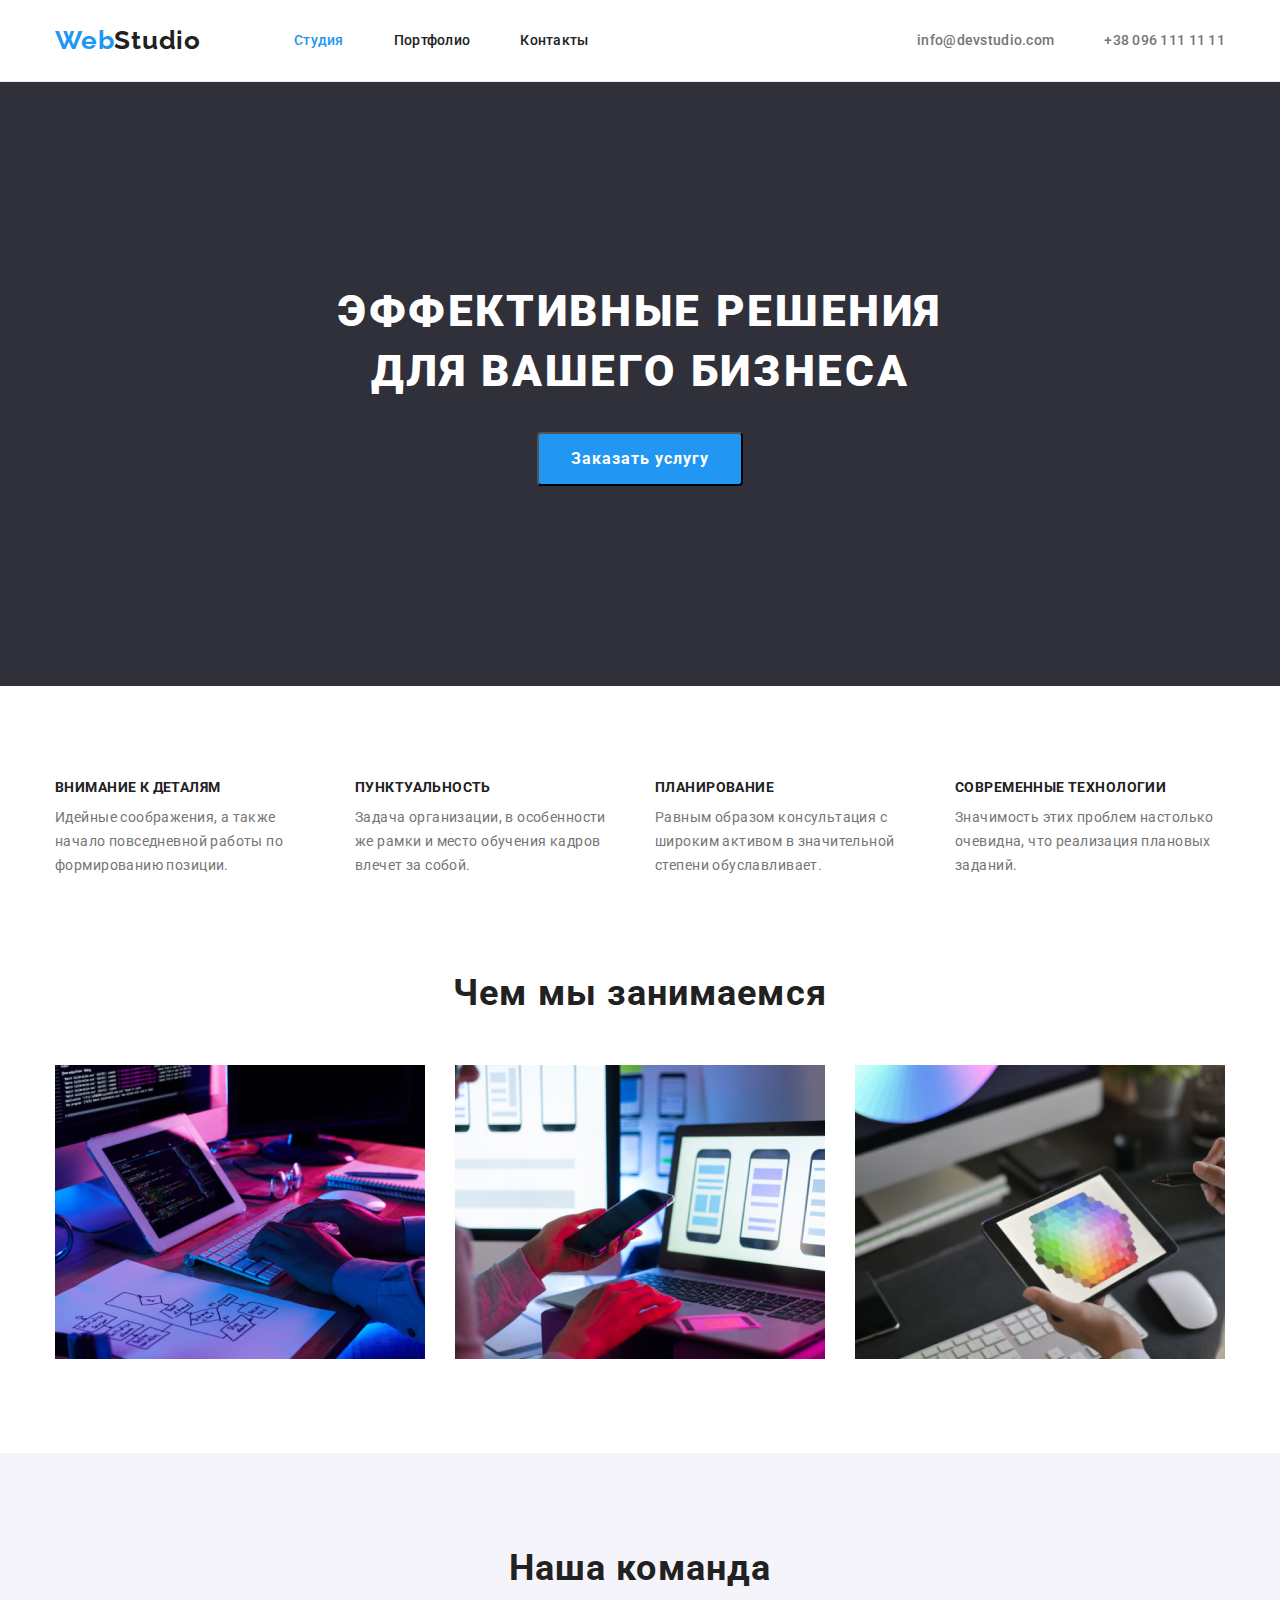
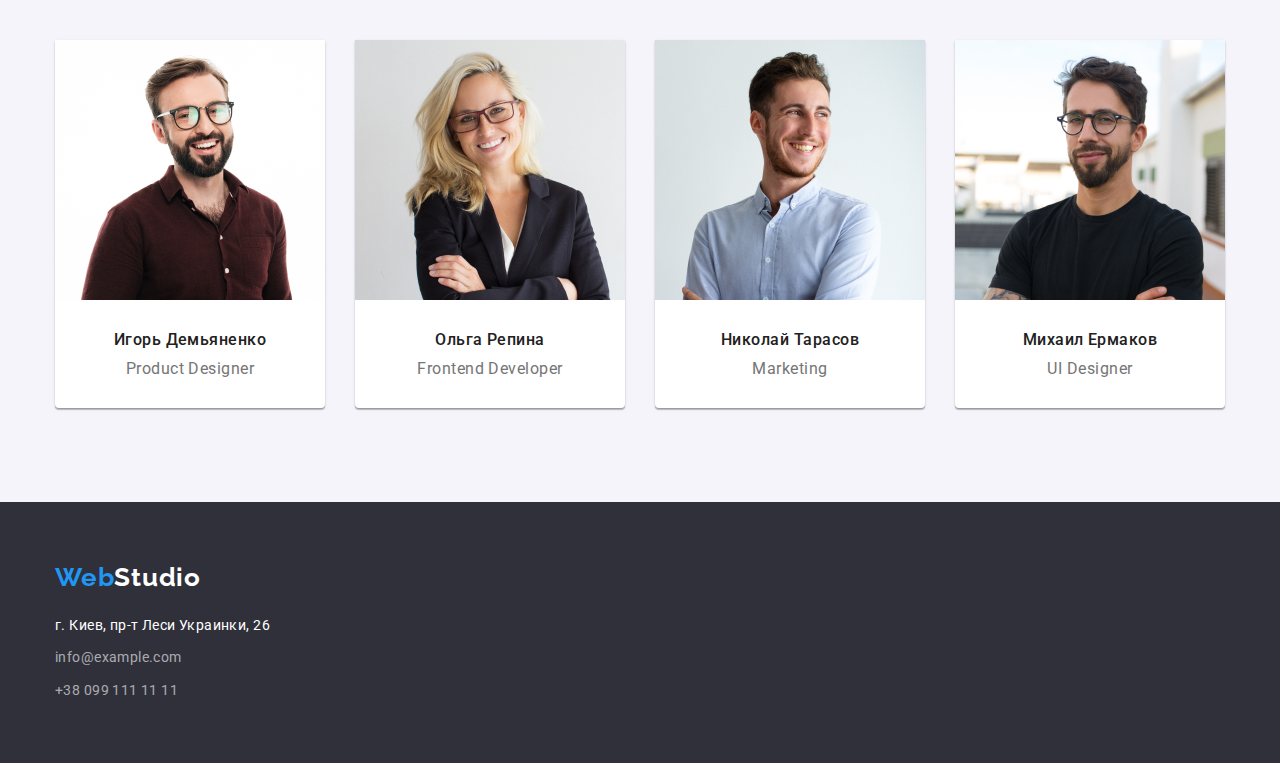
<file: index.html>
<!DOCTYPE html>
<html lang="en">

<head>
    <meta charset="UTF-8">
    <meta http-equiv="X-UA-Compatible" content="IE=edge">
    <meta name="viewport" content="width=device-width, initial-scale=1.0">
    <title>htmlcss38</title>
    <link rel="preconnect" href="https://fonts.gstatic.com">
    <link href="https://fonts.googleapis.com/css2?family=Raleway:wght@700&display=swap" rel="stylesheet">
    <link rel="preconnect" href="https://fonts.gstatic.com">
    <link href="https://fonts.googleapis.com/css2?family=Roboto:wght@400;500;700;900&display=swap" rel="stylesheet">
    <link rel="stylesheet" href="https://cdnjs.cloudflare.com/ajax/libs/modern-normalize/1.0.0/modern-normalize.min.css">
    <link rel="stylesheet" href="./css/slyles.css" />
</head>

<body class="pagebody">
    <!--Header-section-->
    <header class="header">
        <div class="container header-nav-section">
            <nav class="nav">
                <a href="" class="header-logo logo"><span class="logo-accent">Web</span>Studio</a>
                <ul class="site-nav">
                    <li class="item"> <a href="./index.html" class="link current">Студия</a> </li>
                    <li class="item"> <a href="./portfolio.html" class="link">Портфолио</a> </li>
                    <li class="item"> <a href="" class="link">Контакты</a> </li>
                </ul>
            </nav>

            <ul class="header-contacts">
                <li class="item"> <a href="mailto:info@devstudio.com" class="contact-link">info@devstudio.com</a> </li>
                <li class="item"> <a href="tel:+380961111111" class="contact-link">+38 096 111 11 11</a> </li>
            </ul>
        </div>      
    </header>

    <main>
        <!--Hero-section-->
        <section class="section blue-box">

            <div class="container">
                <h1 class="hero-title">Эффективные решения для вашего бизнеса</h1>
                <button type="button" class="cursors hero-btn">Заказать услугу</button>
            </div>

        </section>
        <!--Features-section-->
        <section class="section">
            <div class="container">
                <ul class="feature-list">

                    <li class="item">
                        <h3 class="title">Внимание к деталям</h3>
                        <p class="text">Идейные соображения, а также начало повседневной работы по формированию позиции.</p>
                    </li>

                    <li class="item">
                        <h3 class="title">Пунктуальность</h3>
                        <p class="text">Задача организации, в особенности же рамки и место обучения кадров влечет за собой.</p>
                        
                    </li>
                                    
                    <li class="item">
                        <h3 class="title">Планирование</h3>
                        <p class="text">Равным образом консультация с широким активом в значительной степени обуславливает.</p>                  
                    </li>
                                    
                    <li class="item">
                        <h3 class="title">Современные технологии</h3>
                        <p class="text">Значимость этих проблем настолько очевидна, что реализация плановых заданий.</p>
                    </li>

                </ul>
            </div>
        </section>

        <!--Service-list-->
        <section class="section services-box">

            <div class="container">
                <h2 class="services-title">Чем мы занимаемся</h2>
                <ul class="services-list">

                    <li class="item"> 
                        <article class="service-card">
                            <img src="./images/service-1.jpg" alt="service-1" width="370" height="294" />
                        </article>
                    </li>

                    <li class="item"> 
                        <article class="service-card">
                            <img src="./images/service-2.jpg" alt="service-2" width="370" height="294" />
                        </article>
                    </li>

                    <li class="item">
                        <article class="service-card">
                            <img src="./images/service-3.jpg" alt="service-3" width="370" height="294" />
                        </article>
                    </li>

                </ul>
            </div>

        </section>

        <!--Our-team-section-->
        <section class="section our-team-section">      

            <div class="container">
                <h2 class="our-team-title">Наша команда</h2>

                <ul class="team-list">

                    <li class="worker-card">
                    <article class="card">
                        <div class="card-thumb">
                            <img src="./images/i-demyanenko.jpg" alt="ihor-demyanenko" width="270" height="260" />
                        </div>

                        <div class="card-content">
                            <h3 class="worker-name">Игорь Демьяненко</h3>
                            <p class="worker-function">Product Designer</p>
                        </div>
                    </article>                       
                    </li>

                    <li class="worker-card">
                    <article class="card">
                        <div class="card-thumb">
                            <img src="./images/o-repyna.jpg" alt="olha-repyna" width="270" height="260" />
                        </div>

                        <div class="card-content">
                            <h3 class="worker-name">Ольга Репина</h3>
                            <p class="worker-function">Frontend Developer</p>
                        </div>
                    </article>                       
                    </li>

                    <li class="worker-card">
                    <article class="card">
                        <div class="card-thumb">
                            <img src="./images/n-tarasov.jpg" alt="nikolay-tarasov" width="270" height="260" />
                        </div>

                        <div class="card-content">
                            <h3 class="worker-name">Николай Тарасов</h3>
                            <p class="worker-function">Marketing</p>
                        </div>
                    </article>     
                    </li>

                    <li class="worker-card">
                    <article class="card">
                        <div class="card-thumb">
                            <img src="./images/m-yermakov.jpg" alt="mikhail-yermakov" width="270" height="260" />
                        </div>

                        <div class="card-content">
                            <h3 class="worker-name">Михаил Ермаков</h3>
                            <p class="worker-function">UI Designer</p>
                        </div>
                    </article>              
                    </li>
                </ul>
            </div>

        </section>
    </main>

    <!--Footer-section-->
    <footer class="footer">

        <div class="container footer-box">
                  
            <a href="" class="logo item"><span class="logo-accent">Web</span>Studio</a>

            <!--Contact-information-->
            <a href="" class="footer-link address item"> <address>г. Киев, пр-т Леси Украинки, 26</address> </a>
            <a href="mailto:info@example.com" class="footer-link digital-contact item">info@example.com</a>
            <a href="tel:+380991111111" class="footer-link digital-contact item">+38 099 111 11 11</a>
        
        </div>

    </footer>
   
</body>

</html>
</file>
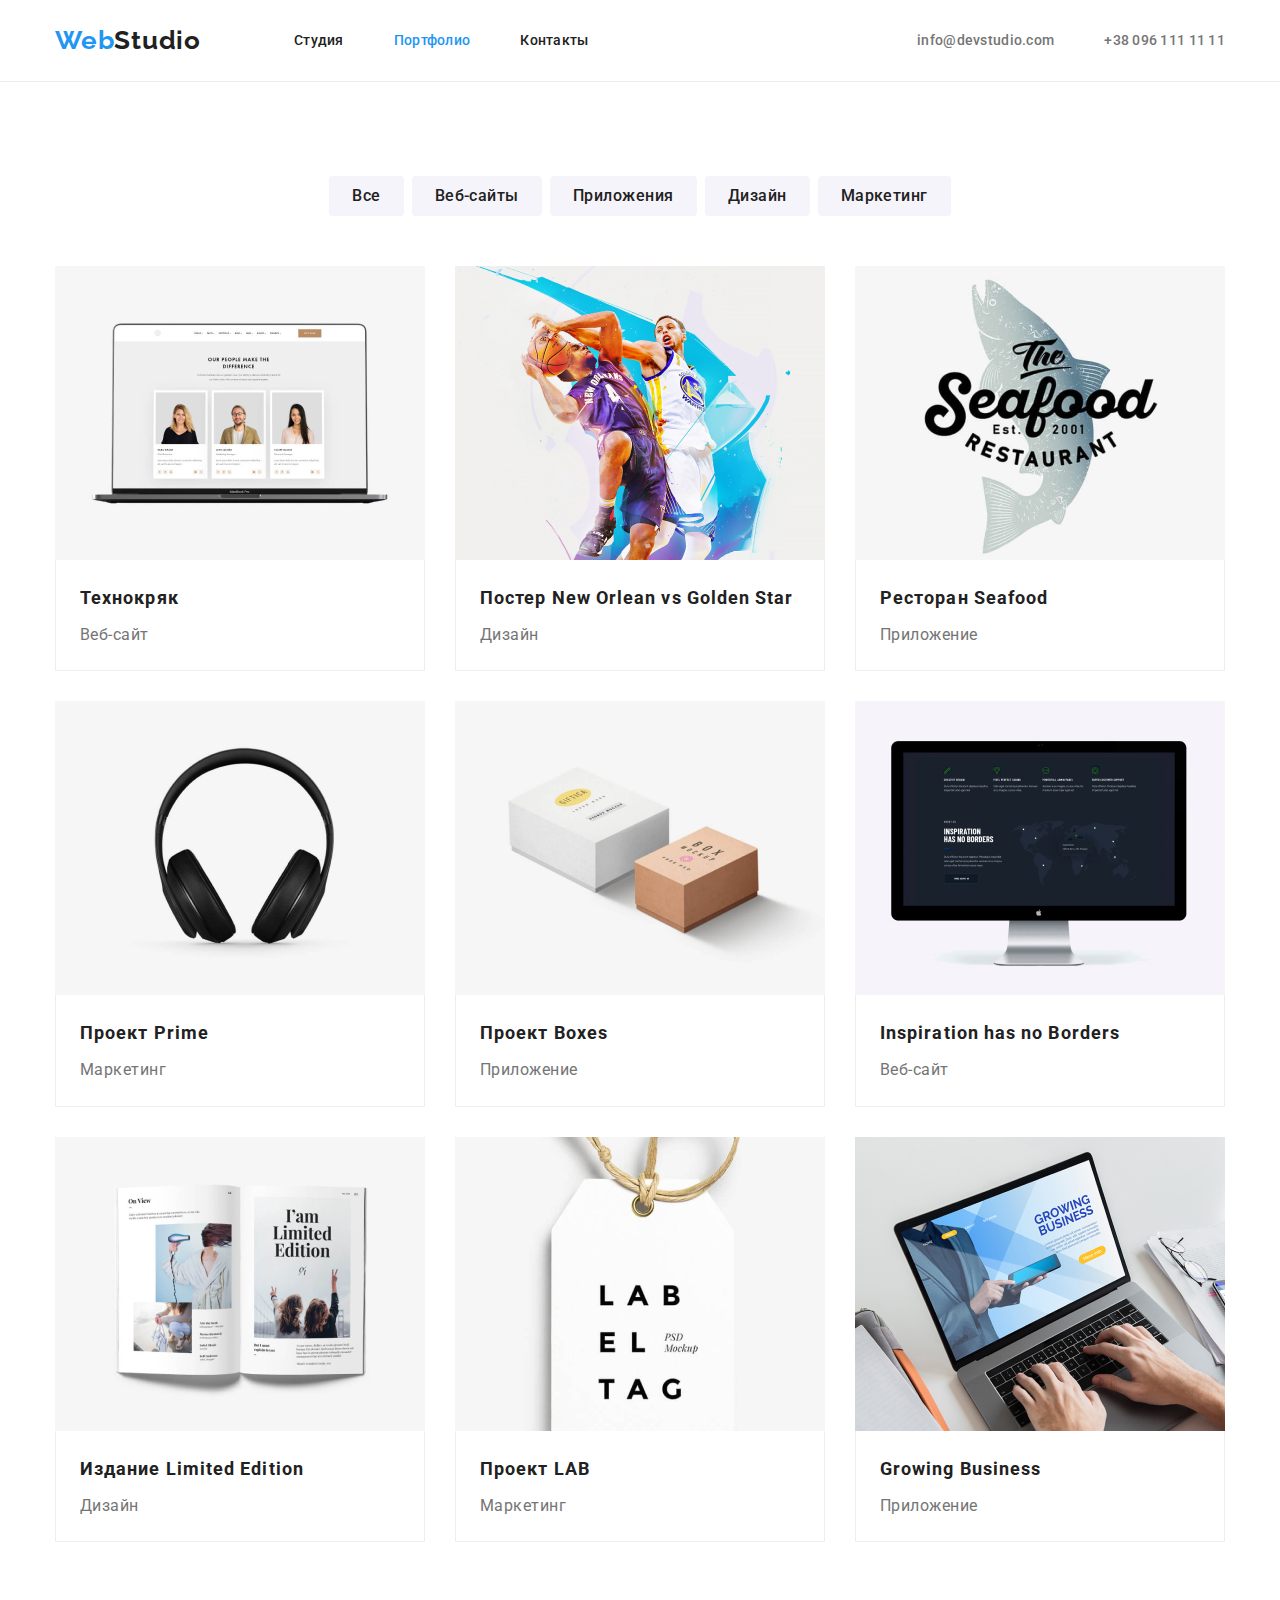
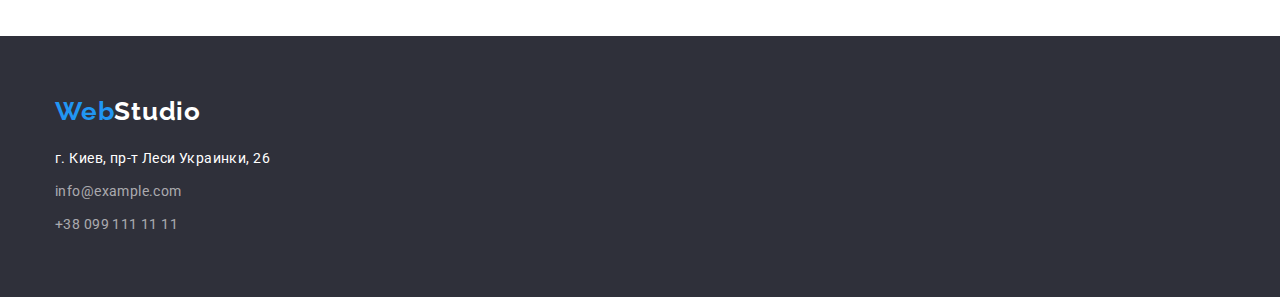
<file: portfolio.html>
<!DOCTYPE html>
<html lang="en">

<head>
    <meta charset="UTF-8">
    <meta http-equiv="X-UA-Compatible" content="IE=edge">
    <meta name="viewport" content="width=device-width, initial-scale=1.0">
    <title>htmlcss38</title>
    <link rel="preconnect" href="https://fonts.gstatic.com">
    <link href="https://fonts.googleapis.com/css2?family=Raleway:wght@700&display=swap" rel="stylesheet">
    <link rel="preconnect" href="https://fonts.gstatic.com">
    <link href="https://fonts.googleapis.com/css2?family=Roboto:wght@400;500;700;900&display=swap" rel="stylesheet">
    <link rel="stylesheet" href="https://cdnjs.cloudflare.com/ajax/libs/modern-normalize/1.0.0/modern-normalize.min.css">
    <link rel="stylesheet" href="./css/slyles.css" />
</head>

<body class="pagebody">
    <!--Header-section-->
    <header class="header">

        <div class="container header-nav-section">
            <nav class="nav">
                <a href="" class="header-logo logo"><span class="logo-accent">Web</span>Studio</a>
                <ul class="site-nav">
                    <li class="item"> <a href="./index.html" class="link">Студия</a> </li>
                    <li class="item"> <a href="./portfolio.html" class="link current">Портфолио</a> </li>
                    <li class="item"> <a href="" class="link">Контакты</a> </li>
                </ul>
            </nav>

            <ul class="header-contacts">
                <li class="item"> <a href="mailto:info@devstudio.com" class="contact-link">info@devstudio.com</a> </li>
                <li class="item"> <a href="tel:+380961111111" class="contact-link">+38 096 111 11 11</a> </li>
            </ul>
        </div>

    </header>
    <main>
        <!--Portfolio Buttons & Menu-->
        <section class="section">

            <div class="container">

                <!--Portfolio button filter-->
                <ul class="portfolio-btn-box button">
                    <li class="item"><button type="button" class="cursors portfolio-btn">Все</button></li>
                    <li class="item"><button type="button" class="cursors portfolio-btn">Веб-сайты</button></li>
                    <li class="item"><button type="button" class="cursors portfolio-btn">Приложения</button></li>
                    <li class="item"><button type="button" class="cursors portfolio-btn">Дизайн</button></li>
                    <li class="item"><button type="button" class="cursors portfolio-btn">Маркетинг</button></li>
                </ul>

                <!--Portfolio menu-->
                <ul class="portfolio-menu">

                    <li class="portfolio-card">
                    <article class="card">
                        <div class="card-thumb">
                            <img src="./images/tehnokrjak.jpg" alt="tehnokryak" width="370" height="294" />
                        </div>
                    
                        <div class="prtf-card-content">                            
                            <h3 class="card-title">Технокряк</h3>
                            <p class="card-description">Веб-сайт</p>
                        </div>
                    </article>
                    </li>

                    <li class="portfolio-card">
                    <article class="card">
                        <div class="card-thumb">
                            <img src="./images/poster.jpg" alt="n-orlean-vs-g-star" width="370" height="294" />
                        </div>

                        <div class="prtf-card-content">
                            <h3 class="card-title">Постер New Orlean vs Golden Star</h3>
                            <p class="card-description">Дизайн</p>
                        </div>
                    </article>
                    </li>

                    <li class="portfolio-card">
                    <article class="card">
                        <div class="card-thumb">
                            <img src="./images/seafood.jpg" alt="seafood" width="370" height="294"/>
                        </div>
                        
                        <div class="prtf-card-content">
                            <h3 class="card-title">Ресторан Seafood</h3>
                            <p class="card-description">Приложение</p>
                        </div>
                    </article>
                    </li>

                    <li class="portfolio-card">
                    <article class="card">
                        <div class="card-thumb">
                            <img src="./images/prime.jpg" alt="prime" width="370" height="294"/>
                        </div>

                        <div class="prtf-card-content">
                            <h3 class="card-title">Проект Prime</h3>
                            <p class="card-description">Маркетинг</p>
                        </div>
                    </article>
                    </li>

                    <li class="portfolio-card">
                    <article class="card">
                        <div class="card-thumb">
                            <img src="./images/boxes.jpg" alt="boxes" width="370" height="294"/>
                        </div>

                        <div class="prtf-card-content">
                            <h3 class="card-title">Проект Boxes</h3>
                            <p class="card-description">Приложение</p>
                        </div>
                    </article>
                    </li>

                    <li class="portfolio-card">
                    <article class="card">
                        <div class="card-thumb">
                            <img src="./images/inspiration.jpg" alt="inspiration-has-no-borders" width="370" height="294"/>
                        </div>

                        <div class="prtf-card-content">
                            <h3 class="card-title">Inspiration has no Borders</h3>
                            <p class="card-description">Веб-сайт</p>
                        </div>
                    </article>
                    </li>

                    <li class="portfolio-card">
                    <article class="card">
                        <div class="card-thumb">
                            <img src="./images/limited-edition.jpg" alt="limited-edition" width="370" height="294"/>
                        </div>

                        <div class="prtf-card-content">
                            <h3 class="card-title">Издание Limited Edition</h3>
                            <p class="card-description">Дизайн</p>
                        </div>
                    </article>
                    </li>

                    <li class="portfolio-card">
                    <article class="card">
                        <div class="card-thumb">
                            <img src="./images/lab.jpg" alt="lab" width="370" height="294"/>
                        </div>

                        <div class="prtf-card-content">
                            <h3 class="card-title">Проект LAB</h3>
                            <p class="card-description">Маркетинг</p>
                        </div>
                    </article>
                    </li>

                    <li class="portfolio-card">
                    <article class="card">
                        <div class="card-thumb">
                            <img src="./images/growing-business.jpg" alt="growing-business" width="370" height="294"/>
                        </div>

                        <div class="prtf-card-content">
                            <h3 class="card-title">Growing Business</h3>
                            <p class="card-description">Приложение</p>
                        </div>
                    </article>
                    </li>
                </ul>

            </div>

        </section>
    </main>

    <!--Footer-->
    <footer class="footer">

        <div class="container footer-box">
        
            <a href="" class="logo item"><span class="logo-accent">Web</span>Studio</a>
        
            <!--Contact-information-->
            <a href="" class="footer-link address item">
                <address>г. Киев, пр-т Леси Украинки, 26</address></a>
            <a href="mailto:info@example.com" class="footer-link digital-contact item">info@example.com</a>
            <a href="tel:+380991111111" class="footer-link digital-contact item">+38 099 111 11 11</a>
        
        </div>
        
    </footer>
</body>
</file>
<file: css/slyles.css>
:root {
  --primary-text-color: #757575;
  --title-text-color: #212121;
  --primary-white-color: #ffffff;
  --accent-color: #2196f3;
  --primary-bg-color: #e5e5e5;
  --accent-darkbox-color: #2f303a;
  --hero-button-hover-color: 188ce8;
  --card-set-gap: 30px;
}

.pagebody {
  font-family: Roboto, sans-serif;
  background-color: var(--primary-white-color);
  color: var(--primary-text-color);
  margin: 0 auto;
}

h1,
h2,
h3,
p {
  margin: 0;
}

ul {
  padding: 0;
  margin: 0;
  list-style: none;
}

img {
  display: block;
  max-width: 100%;
}

.cursors {
  cursor: pointer;
}

.container {
  box-sizing: border-box;
  width: 1200px;
  padding: 0 15px;
  margin: 0 auto;
}

.section {
  padding: 94px 0;
}

/* === СТИЛИ ДЛЯ index.html === */

/* Header section */

.header {
  background-color: var(--primary-white-color);
  border-bottom: 1px solid #ececec;
}

.header-nav-section,
.nav,
.site-nav,
.header-contacts {
  display: flex;
  align-items: center;
}

.header-logo {
  padding: 25px 0;
}
.logo {
  display: block;

  font-family: Raleway;
  font-style: normal;
  font-weight: bold;
  font-size: 26px;
  line-height: 1.2;
  letter-spacing: 0.03em;
  text-decoration: none;
}

.logo-accent {
  color: var(--accent-color);
}

.site-nav {
  margin-left: 93px;
}

.nav a {
  color: var(--title-text-color);
}

.site-nav .item:not(:last-child) {
  margin-right: 50px;
}

.site-nav .link {
  display: block;
  padding-top: 32px;
  padding-bottom: 32px;

  color: var(--title-text-color);

  font-style: normal;
  font-weight: 500;
  font-size: 14px;
  line-height: 1.14;
  letter-spacing: 0.02em;

  text-decoration: none;
}

.site-nav .link:hover,
.site-nav .link:focus {
  color: var(--accent-color);
}

.site-nav .link.current {
  color: var(--accent-color);
}

.header-contacts {
  margin-left: auto;
}

.header-contacts .item:not(:first-child) {
  margin-left: 50px;
}

.header-contacts .contact-link {
  display: block;
  padding-top: 32px;
  padding-bottom: 32px;

  font-style: normal;
  font-weight: 500;
  font-size: 14px;
  line-height: 1.14;
  letter-spacing: 0.02em;
  color: var(--primary-text-color);
  text-decoration: none;
}

.header-contacts .contact-link:hover,
.header-contacts .contact-link:focus {
  color: var(--accent-color);
}

/* Hero */

.blue-box {
  padding: 200px 0;
  text-align: center;

  background-color: var(--accent-darkbox-color);
}

.hero-title {
  margin-bottom: var(--card-set-gap);
  margin-left: auto;
  margin-right: auto;
  width: 696px;

  font-style: normal;
  font-weight: 900;
  font-size: 44px;
  line-height: 1.36;
  text-align: center;
  letter-spacing: 0.06em;
  text-transform: uppercase;
  color: var(--primary-white-color);
}

.hero-btn {
  padding: 10px 32px;
  font-style: normal;
  font-weight: bold;
  font-size: 16px;
  line-height: 1.9;
  letter-spacing: 0.06em;
  border-radius: 4px;

  background-color: var(--accent-color);
  color: var(--primary-white-color);
}

.blue-box .hero-btn:hover {
  background-color: var(--hero-button-hover-color);
}

/* Features Section */

.feature-list {
  display: flex;
}

.feature-list > .item {
  box-sizing: border-box;
  flex-basis: calc((100% - 3 * var(--card-set-gap)) / 4);
  margin-right: var(--card-set-gap);
}

.feature-list .item:nth-child(4n) {
  margin-right: 0;
}

.feature-list .title {
  margin-bottom: 10px;

  font-style: normal;
  font-weight: bold;
  font-size: 14px;
  line-height: 1.14;
  letter-spacing: 0.03em;
  text-transform: uppercase;
  color: var(--title-text-color);
}

.feature-list .text {
  font-style: normal;
  font-weight: normal;
  font-size: 14px;
  line-height: 1.7;
  letter-spacing: 0.03em;
}

/* Service list section */

.services-box {
  padding-top: 0;
}

.services-title {
  margin-bottom: 50px;

  font-style: normal;
  font-weight: bold;
  font-size: 36px;
  line-height: 1.2;
  letter-spacing: 0.03em;
  text-align: center;

  color: var(--title-text-color);
}

.services-list {
  padding: 0;
  display: flex;
}

.services-list > .item {
  box-sizing: border-box;
  flex-basis: calc(100% - 2 * var(--card-set-gap) / 3);
  margin-right: var(--card-set-gap);
}

.services-list .item:last-child {
  margin-right: 0;
}

/* Our team section */

.our-team-section {
  background-color: #f5f4fa;
}

.our-team-title {
  margin-bottom: 50px;

  font-style: normal;
  font-weight: bold;
  font-size: 36px;
  line-height: 1.2;
  letter-spacing: 0.03em;
  color: var(--title-text-color);
  margin-bottom: 50px;
  text-align: center;
}

.team-list {
  padding: 0;
  display: flex;
}

.team-list .worker-card {
  box-sizing: border-box;
  flex-basis: calc((100% - 3 * var(--card-set-gap)) / 4);
  margin-right: var(--card-set-gap);

  background-color: var(--primary-white-color);
  box-shadow: 0px 1px 3px rgba(0, 0, 0, 0.12), 0px 1px 1px rgba(0, 0, 0, 0.14),
    0px 2px 1px rgba(0, 0, 0, 0.2);
  border-bottom-left-radius: 4px;
  border-bottom-right-radius: 4px;
}

.team-list .worker-card:last-child {
  margin-right: 0;
}

.card-content {
  padding: var(--card-set-gap) 0;
}
.worker-name {
  margin-bottom: 10px;

  font-style: normal;
  font-weight: 500;
  font-size: 16px;
  line-height: 1.2;
  letter-spacing: 0.03em;
  text-align: center;

  color: var(--title-text-color);
}

.worker-function {
  font-style: normal;
  font-weight: normal;
  font-size: 16px;
  line-height: 1.2;
  letter-spacing: 0.03em;
  text-align: center;
}

/* Footer */

.footer {
  background-color: var(--accent-darkbox-color);
}

.footer-box {
  display: flex;
  flex-direction: column;
  padding: 60px 15px;
}

.footer-box .item:not(:last-child) {
  margin-bottom: 9px;
}

.footer-box .item:first-child {
  margin-bottom: 20px;
}

.footer a,
address {
  color: var(--primary-white-color);
}

.footer-box .footer-link,
address {
  font-style: normal;
  font-weight: normal;
  font-size: 14px;
  line-height: 1.7;
  letter-spacing: 0.03em;
  text-decoration: none;
}

.footer-box .digital-contact {
  font-style: normal;
  font-weight: normal;
  font-size: 14px;
  line-height: 1.7;
  letter-spacing: 0.03em;
  text-decoration: none;
  color: rgba(255, 255, 255, 0.6);
}

.footer .footer-link:hover,
.footer .footer-link:focus {
  color: var(--accent-color);
}

/* === СТИЛИ ДЛЯ portfolio.html === */

/* portfolio button filter */

.portfolio-btn-box {
  display: flex;
  justify-content: center;

  margin-bottom: 50px;
}

.portfolio-btn-box .item:not(:last-child) {
  margin-right: 8px;
}

.portfolio-btn-box .portfolio-btn {
  padding: 6px 22px;
  font-family: inherit;
  font-style: normal;
  font-weight: 500;
  font-size: 16px;
  line-height: 1.6;
  letter-spacing: 0.03em;
  border-radius: 4px;
  border: 1px solid transparent;

  color: var(--title-text-color);
  background-color: #f5f4fa;
}

.button .portfolio-btn:hover,
.button .portfolio-btn:focus {
  color: var(--primary-white-color);
  background-color: var(--accent-color);
  border-radius: 4px;
}

/* portfolio menu */

.portfolio-menu {
  padding: 0;
  display: flex;
  flex-wrap: wrap;
}

.portfolio-menu > .portfolio-card {
  box-sizing: border-box;
  flex-basis: calc((100% - 2 * var(--card-set-gap)) / 3);
  margin-bottom: var(--card-set-gap);
  margin-right: var(--card-set-gap);

  background-color: var(--primary-white-color);
}

.portfolio-menu .portfolio-card:nth-child(3n) {
  margin-right: 0;
}

.portfolio-menu .portfolio-card:nth-last-child(-n + 3) {
  margin-bottom: 0;
}

.prtf-card-content {
  padding: 20px 24px;

  border-left: 1px solid #eeeeee;
  border-bottom: 1px solid #eeeeee;
  border-right: 1px solid #eeeeee;
}

.card-title {
  margin-bottom: 4px;
  font-style: normal;
  font-weight: bold;
  font-size: 18px;
  line-height: 2;
  letter-spacing: 0.06em;

  color: var(--title-text-color);
}

.card-description {
  font-style: normal;
  font-weight: normal;
  font-size: 16px;
  line-height: 1.9;
  letter-spacing: 0.03em;
}
</file>
